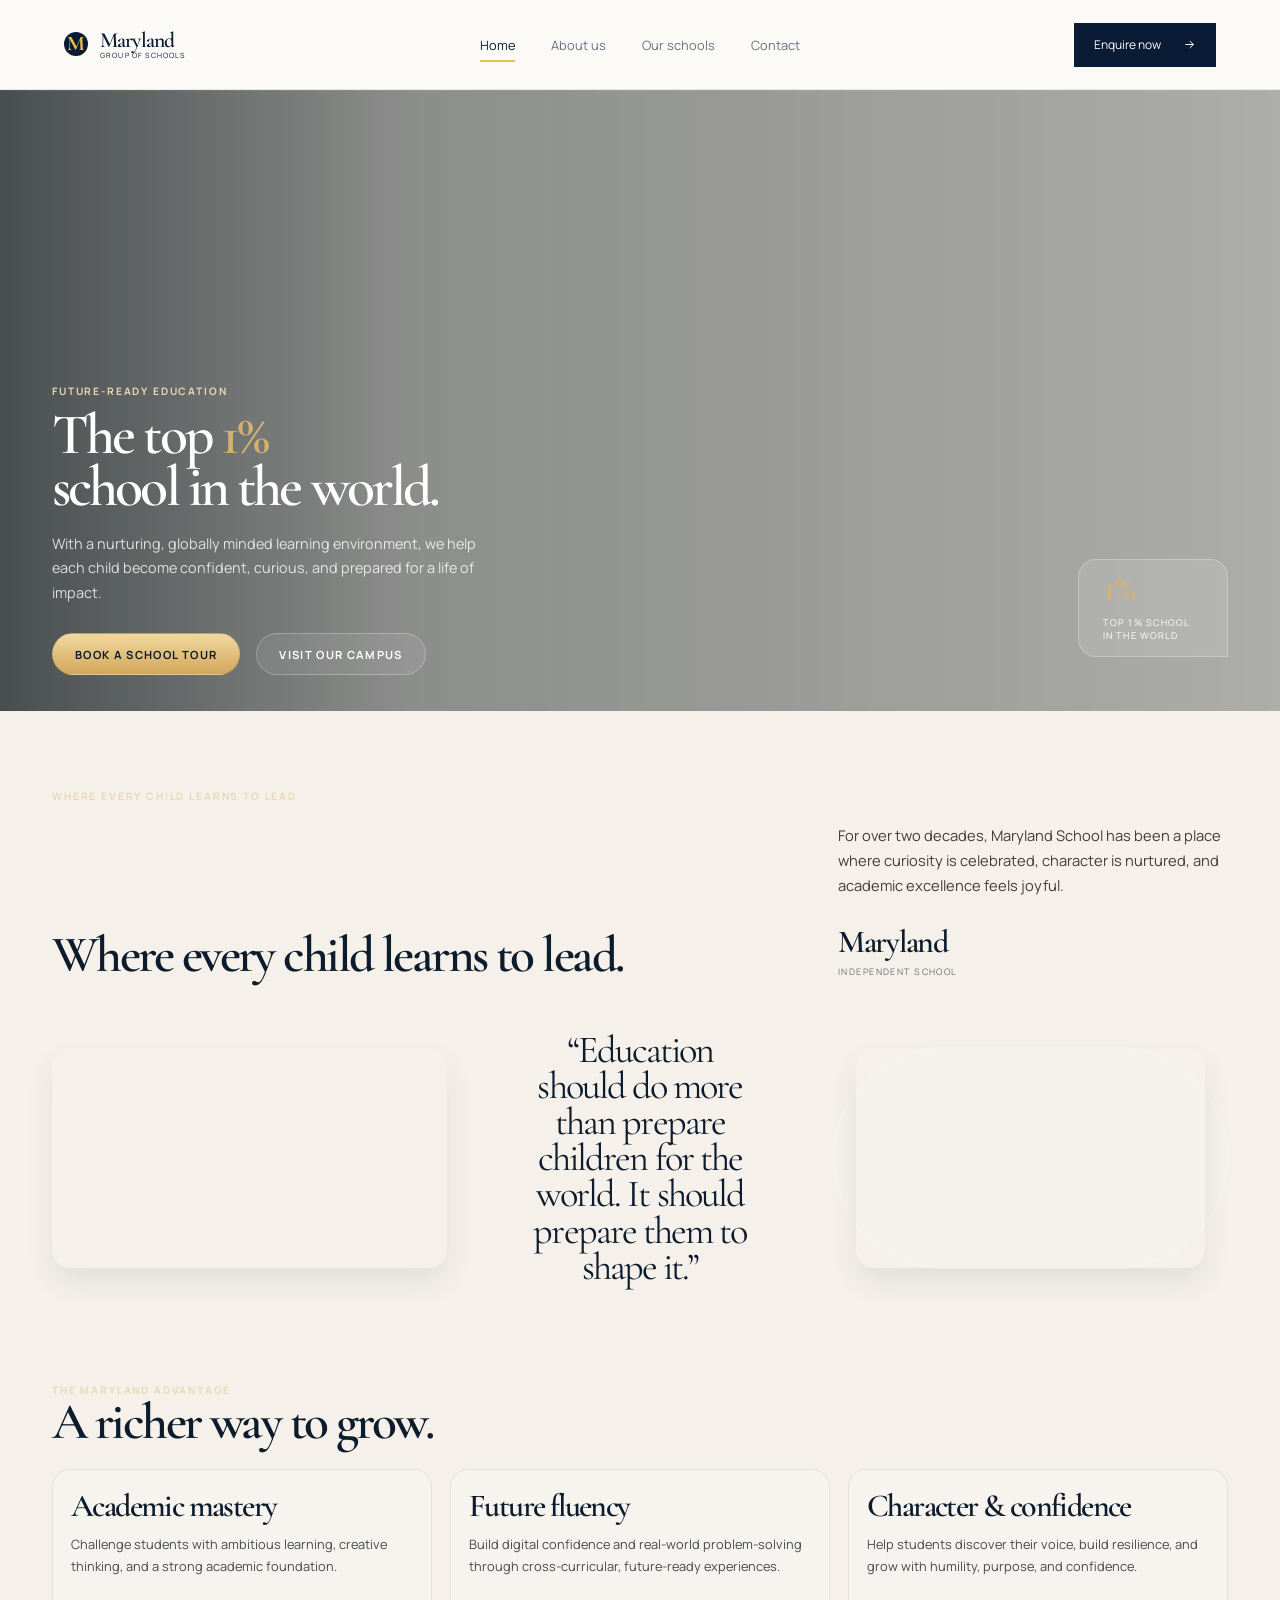
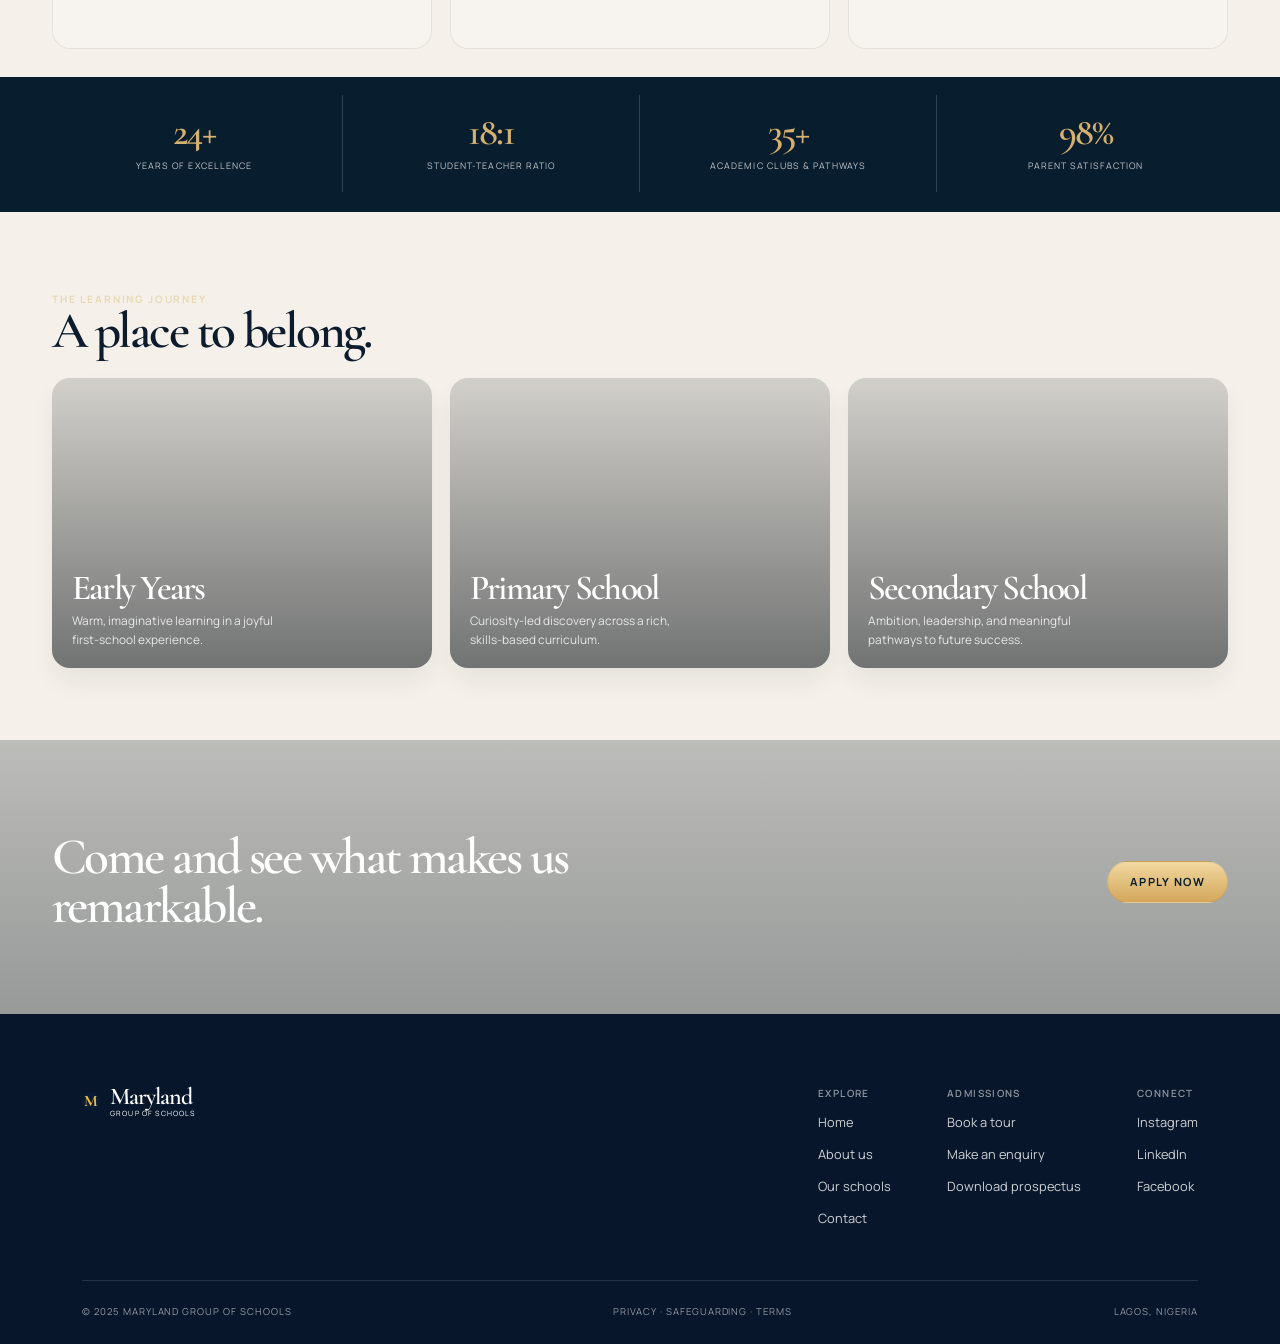
<file: index.html>
<!DOCTYPE html>
<html lang="en">
  <head>
    <meta charset="UTF-8" />
    <meta name="viewport" content="width=device-width, initial-scale=1.0" />
    <title>Maryland School</title>
    <meta
      name="description"
      content="Maryland School — future-ready education for curious learners."
    />
    <link rel="preconnect" href="https://fonts.googleapis.com" />
    <link rel="preconnect" href="https://fonts.gstatic.com" crossorigin />
    <link
      href="https://fonts.googleapis.com/css2?family=Cormorant+Garamond:wght@400;500;600;700&family=Manrope:wght@400;500;600;700;800&display=swap"
      rel="stylesheet"
    />
    <link rel="stylesheet" href="styles.css" />
  </head>
  <body>
    <div class="page-shell">
      <header class="topbar">
        <a class="brand" href="index.html" aria-label="Maryland Group of Schools home">
          <div class="brand-mark">M</div>
          <div class="brand-copy">
            <span>Maryland</span>
            <small>Group of Schools</small>
          </div>
        </a>

        <nav class="main-nav" aria-label="Main navigation">
          <a class="active" href="index.html" aria-current="page">Home</a>
          <a href="about.html">About us</a>
          <a href="schools.html">Our schools</a>
          <a href="contact.html">Contact</a>
        </nav>

        <a class="nav-button" href="contact.html">
          Enquire now <img class="arrow-icon" src="assets/arrow.svg" alt="" />
        </a>
        <details class="mobile-nav">
          <summary aria-label="Open navigation menu">Menu</summary>
          <nav aria-label="Mobile navigation">
            <a href="index.html" aria-current="page">Home</a>
            <a href="about.html">About us</a>
            <a href="schools.html">Our schools</a>
            <a href="contact.html">Contact</a>
          </nav>
        </details>
      </header>

      <main>
        <section class="hero">
          <div class="hero-overlay"></div>
          <div class="hero-inner">
            <div class="hero-copy">
              <p class="kicker">Future-ready education</p>
              <h1>
                The top <span>1%</span><br />
                school in the world.
              </h1>
              <p class="lede">
                With a nurturing, globally minded learning environment, we help
                each child become confident, curious, and prepared for a life of
                impact.
              </p>
              <div class="hero-actions">
                <a href="contact.html#enquiry-form" class="primary">Book a school tour</a>
                <a href="contact.html" class="secondary">Visit our campus</a>
              </div>
            </div>

            <div class="hero-stat" aria-label="1% top school award">
              <span>1%</span>
              <small>Top 1% school in the world</small>
            </div>
          </div>
        </section>

        <section class="intro section-wrap">
          <div class="eyebrow-wrap">
            <span class="eyebrow">Where every child learns to lead</span>
          </div>

          <div class="intro-grid">
            <h2>Where every child learns to lead.</h2>
            <div class="intro-copy">
              <p>
                For over two decades, Maryland School has been a place where
                curiosity is celebrated, character is nurtured, and academic
                excellence feels joyful.
              </p>
              <div class="signature-block">
                <span class="signature">Maryland</span>
                <small>Independent school</small>
              </div>
            </div>
          </div>
        </section>

        <section class="story section-wrap">
          <div class="story-visual">
            <div class="story-photo photo-one"></div>
          </div>

          <div class="story-copy">
            <p>
              “Education should do more than prepare children for the world. It
              should prepare them to shape it.”
            </p>
          </div>

          <div class="story-visual secondary">
            <div class="story-photo photo-two"></div>
          </div>
        </section>

        <section class="growth section-wrap">
          <div class="section-head">
            <span class="eyebrow">The Maryland advantage</span>
            <h2>A richer way to grow.</h2>
          </div>

          <div class="growth-grid">
            <article class="growth-card">
              <h3>Academic mastery</h3>
              <p>
                Challenge students with ambitious learning, creative thinking, and
                a strong academic foundation.
              </p>
            </article>
            <article class="growth-card">
              <h3>Future fluency</h3>
              <p>
                Build digital confidence and real-world problem-solving through
                cross-curricular, future-ready experiences.
              </p>
            </article>
            <article class="growth-card">
              <h3>Character &amp; confidence</h3>
              <p>
                Help students discover their voice, build resilience, and grow
                with humility, purpose, and confidence.
              </p>
            </article>
          </div>
        </section>

        <section class="stats" aria-label="School performance stats">
          <div class="stat-item">
            <strong>24+</strong>
            <span>Years of excellence</span>
          </div>
          <div class="stat-item">
            <strong>18:1</strong>
            <span>Student-teacher ratio</span>
          </div>
          <div class="stat-item">
            <strong>35+</strong>
            <span>Academic clubs &amp; pathways</span>
          </div>
          <div class="stat-item">
            <strong>98%</strong>
            <span>Parent satisfaction</span>
          </div>
        </section>

        <section class="school-journey section-wrap">
          <div class="section-head">
            <span class="eyebrow">The learning journey</span>
            <h2>A place to belong.</h2>
          </div>

          <div class="journey-grid">
            <article class="journey-card early-years">
              <div class="card-copy">
                <h3>Early Years</h3>
                <p>Warm, imaginative learning in a joyful first-school experience.</p>
              </div>
            </article>
            <article class="journey-card primary-school">
              <div class="card-copy">
                <h3>Primary School</h3>
                <p>Curiosity-led discovery across a rich, skills-based curriculum.</p>
              </div>
            </article>
            <article class="journey-card secondary-school">
              <div class="card-copy">
                <h3>Secondary School</h3>
                <p>Ambition, leadership, and meaningful pathways to future success.</p>
              </div>
            </article>
          </div>
        </section>

        <section class="cta-banner">
          <div class="cta-inner">
            <h2>Come and see what makes us remarkable.</h2>
            <a href="contact.html#enquiry-form">Apply now</a>
          </div>
        </section>
      </main>

      <footer class="site-footer">
        <div class="footer-top">
          <a class="footer-brand" href="index.html" aria-label="Maryland Group of Schools home">
            <div class="brand-mark small">M</div>
            <div class="brand-copy">
              <span>Maryland</span>
              <small>Group of Schools</small>
            </div>
          </a>

          <div class="footer-links">
            <div>
              <h2>Explore</h2>
              <ul>
                <li><a href="index.html">Home</a></li>
                <li><a href="about.html">About us</a></li>
                <li><a href="schools.html">Our schools</a></li>
                <li><a href="contact.html">Contact</a></li>
              </ul>
            </div>
            <div>
              <h2>Admissions</h2>
              <ul>
                <li><a href="contact.html">Book a tour</a></li>
                <li><a href="contact.html">Make an enquiry</a></li>
                <li><a href="contact.html">Download prospectus</a></li>
              </ul>
            </div>
            <div>
              <h2>Connect</h2>
              <ul>
                <li><a href="https://instagram.com">Instagram</a></li>
                <li><a href="https://linkedin.com">LinkedIn</a></li>
                <li><a href="https://facebook.com">Facebook</a></li>
              </ul>
            </div>
          </div>
        </div>

        <div class="footer-meta">
          <p>© 2025 Maryland Group of Schools</p>
          <p>Privacy · Safeguarding · Terms</p>
          <p>Lagos, Nigeria</p>
        </div>
      </footer>
    </div>
  </body>
</html>
</file>
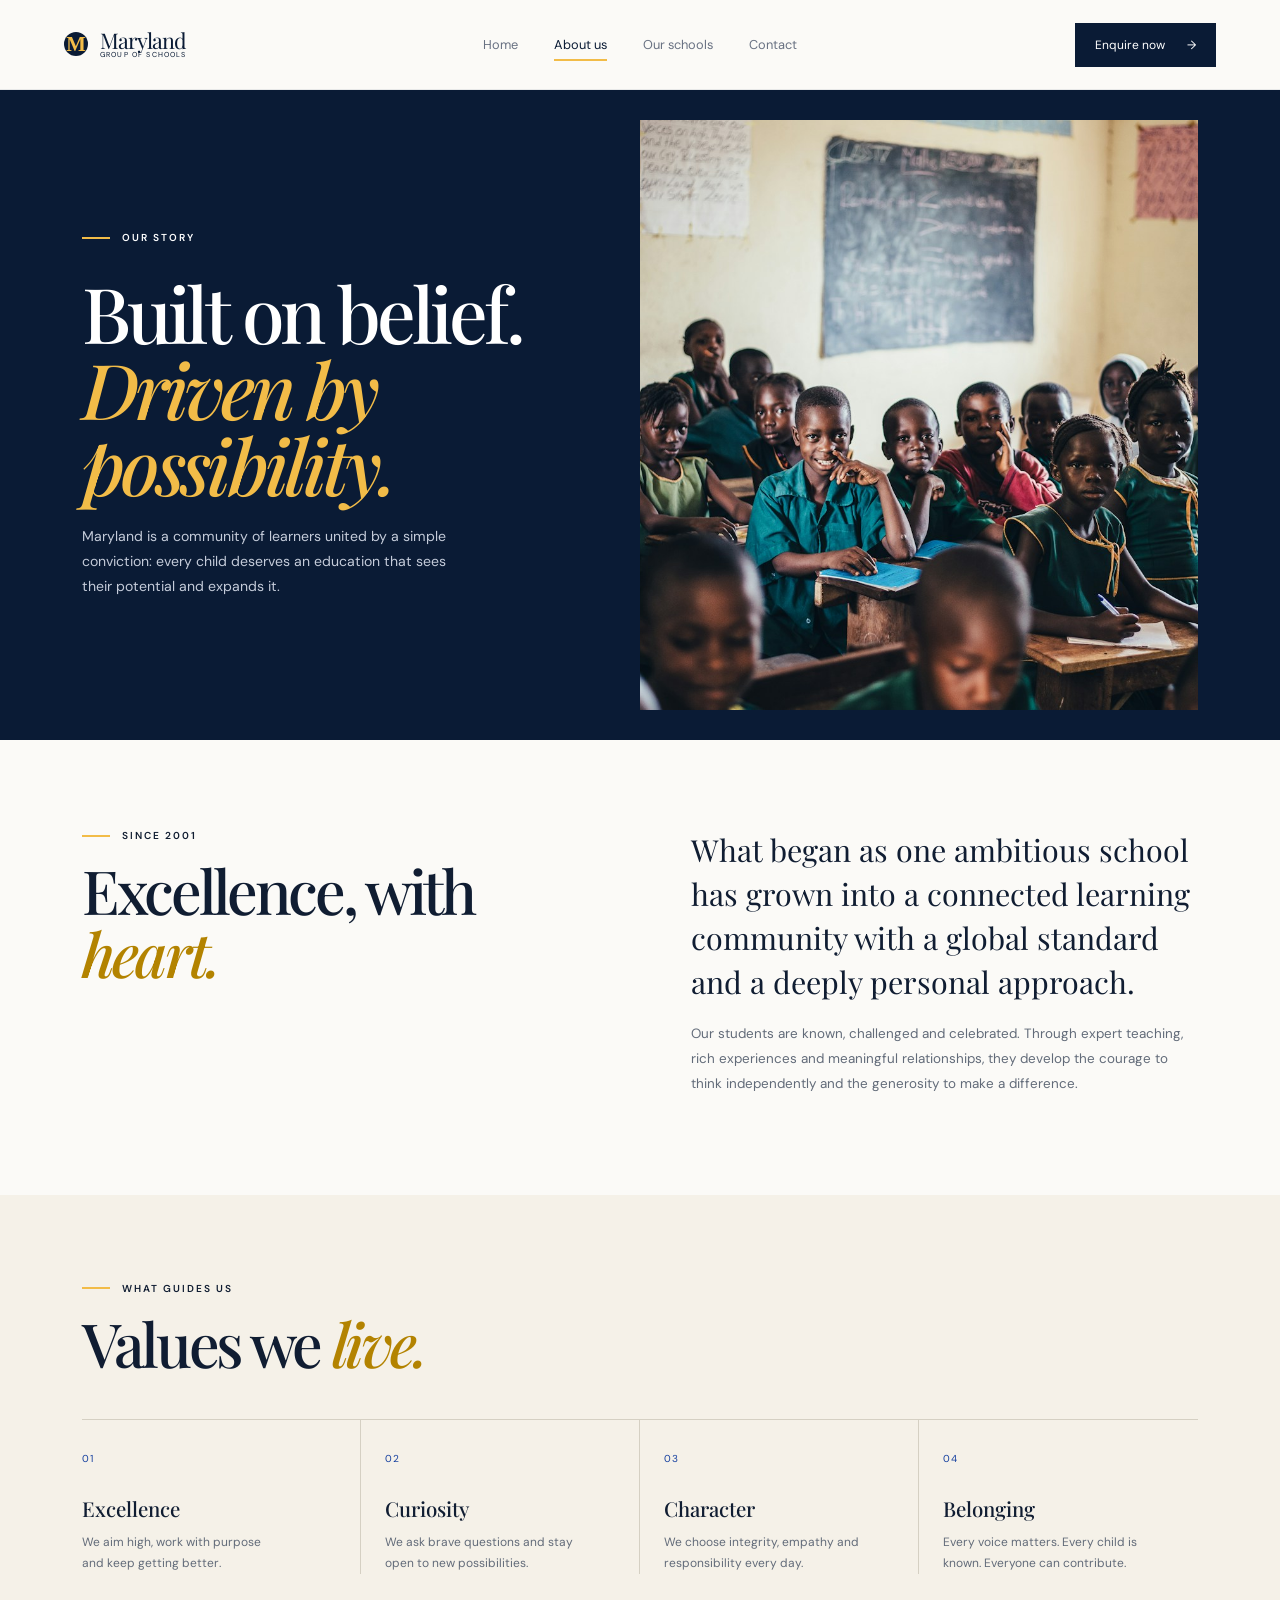
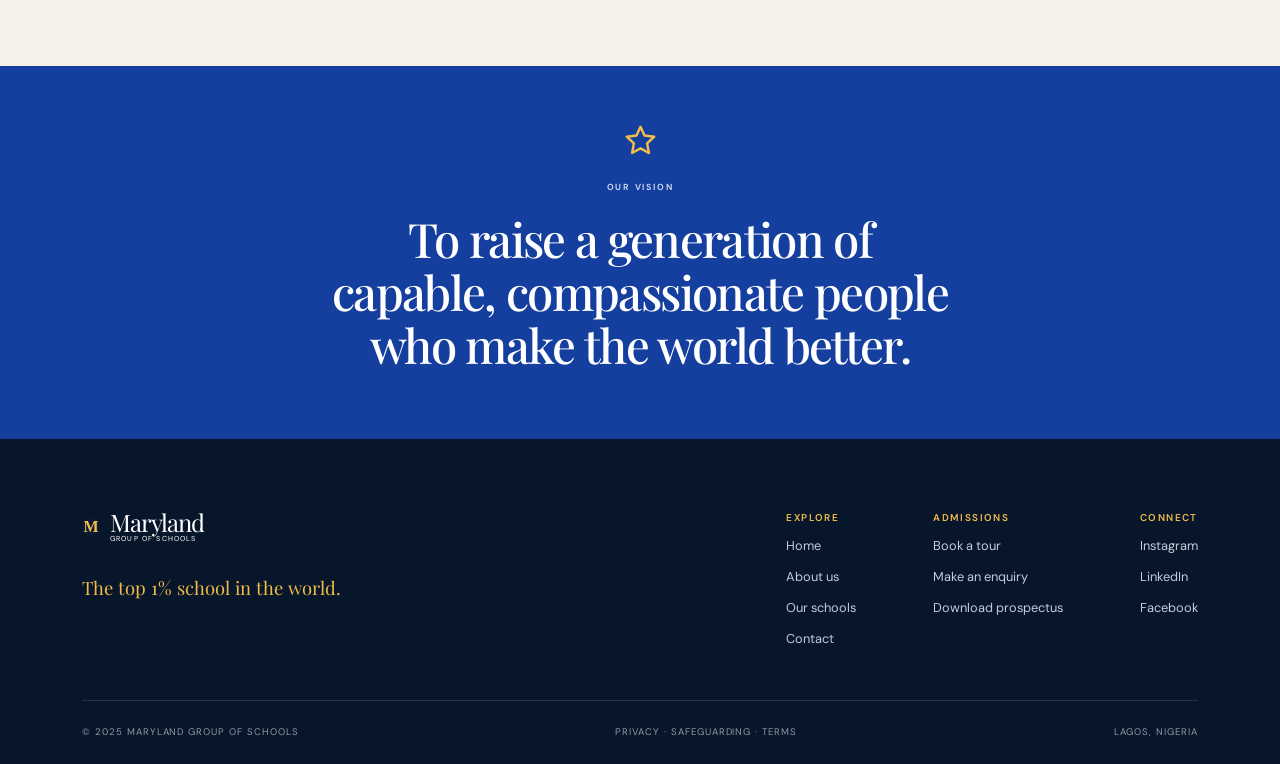
<file: about.html>
<!DOCTYPE html>
<html lang="en">
  <head>
    <meta charset="UTF-8" />
    <meta name="viewport" content="width=device-width, initial-scale=1.0" />
    <meta
      name="description"
      content="Discover the people, purpose, and values behind Maryland Group of Schools."
    />
    <title>About us | Maryland Group of Schools</title>
    <link rel="preconnect" href="https://fonts.googleapis.com" />
    <link rel="preconnect" href="https://fonts.gstatic.com" crossorigin />
    <link
      href="https://fonts.googleapis.com/css2?family=DM+Sans:wght@400;500;600;700&family=Playfair+Display:ital,wght@0,400;0,500;0,600;1,500;1,600&display=swap"
      rel="stylesheet"
    />
    <link rel="stylesheet" href="styles.css" />
    <link rel="stylesheet" href="pages.css" />
  </head>
  <body>
    <div class="page-shell">
      <header class="topbar">
        <a class="brand" href="index.html" aria-label="Maryland Group of Schools home">
          <span class="brand-mark">M</span>
          <span class="brand-copy">
            <span>Maryland</span>
            <small>Group of Schools</small>
          </span>
        </a>
        <nav class="main-nav" aria-label="Main navigation">
          <a href="index.html">Home</a>
          <a class="active" href="about.html" aria-current="page">About us</a>
          <a href="schools.html">Our schools</a>
          <a href="contact.html">Contact</a>
        </nav>
        <a class="nav-button" href="contact.html">Enquire now <span aria-hidden="true">→</span></a>
        <details class="mobile-nav">
          <summary aria-label="Open navigation menu">Menu</summary>
          <nav aria-label="Mobile navigation">
            <a href="index.html">Home</a>
            <a href="about.html" aria-current="page">About us</a>
            <a href="schools.html">Our schools</a>
            <a href="contact.html">Contact</a>
          </nav>
        </details>
      </header>

      <main>
        <section class="inner-hero about-hero">
          <div class="inner-hero-copy">
            <p class="eyebrow"><span></span>Our story</p>
            <h1>Built on belief.<br /><em>Driven by</em><br /><em>possibility.</em></h1>
            <p>
              Maryland is a community of learners united by a simple conviction:
              every child deserves an education that sees their potential and
              expands it.
            </p>
          </div>
          <img
            class="inner-hero-image"
            src="assets/about-story.jpg"
            alt="Students learning together in a bright classroom"
          />
        </section>

        <section class="belief-section">
          <div class="belief-heading">
            <p class="eyebrow"><span></span>Since 2001</p>
            <h2>Excellence, with<br /><em>heart.</em></h2>
          </div>
          <div class="belief-copy">
            <h3>
              What began as one ambitious school has grown into a connected
              learning community with a global standard and a deeply personal
              approach.
            </h3>
            <p>
              Our students are known, challenged and celebrated. Through expert
              teaching, rich experiences and meaningful relationships, they
              develop the courage to think independently and the generosity to
              make a difference.
            </p>
          </div>
        </section>

        <section class="values-section">
          <p class="eyebrow"><span></span>What guides us</p>
          <h2>Values we <em>live.</em></h2>
          <div class="values-grid">
            <article>
              <span>01</span>
              <h3>Excellence</h3>
              <p>We aim high, work with purpose and keep getting better.</p>
            </article>
            <article>
              <span>02</span>
              <h3>Curiosity</h3>
              <p>We ask brave questions and stay open to new possibilities.</p>
            </article>
            <article>
              <span>03</span>
              <h3>Character</h3>
              <p>We choose integrity, empathy and responsibility every day.</p>
            </article>
            <article>
              <span>04</span>
              <h3>Belonging</h3>
              <p>Every voice matters. Every child is known. Everyone can contribute.</p>
            </article>
          </div>
        </section>

        <section class="vision-section">
          <img class="vision-star" src="assets/vision-star.svg" alt="" />
          <p class="eyebrow">Our vision</p>
          <h2>
            To raise a generation of capable, compassionate people who make the
            world better.
          </h2>
        </section>
      </main>

      <footer class="site-footer">
        <div class="footer-top">
          <div class="footer-identity">
            <a class="footer-brand" href="index.html" aria-label="Maryland Group of Schools home">
              <span class="brand-mark small">M</span>
              <span class="brand-copy">
                <span>Maryland</span>
                <small>Group of Schools</small>
              </span>
            </a>
            <p>The top 1% school in the world.</p>
          </div>
          <div class="footer-links">
            <div>
              <h2>Explore</h2>
              <ul>
                <li><a href="index.html">Home</a></li>
                <li><a href="about.html">About us</a></li>
                <li><a href="schools.html">Our schools</a></li>
                <li><a href="contact.html">Contact</a></li>
              </ul>
            </div>
            <div>
              <h2>Admissions</h2>
              <ul>
                <li><a href="contact.html">Book a tour</a></li>
                <li><a href="contact.html">Make an enquiry</a></li>
                <li><a href="contact.html">Download prospectus</a></li>
              </ul>
            </div>
            <div>
              <h2>Connect</h2>
              <ul>
                <li><a href="https://instagram.com">Instagram</a></li>
                <li><a href="https://linkedin.com">LinkedIn</a></li>
                <li><a href="https://facebook.com">Facebook</a></li>
              </ul>
            </div>
          </div>
        </div>
        <div class="footer-meta">
          <p>© 2025 Maryland Group of Schools</p>
          <p>Privacy · Safeguarding · Terms</p>
          <p>Lagos, Nigeria</p>
        </div>
      </footer>
    </div>
  </body>
</html>
</file>
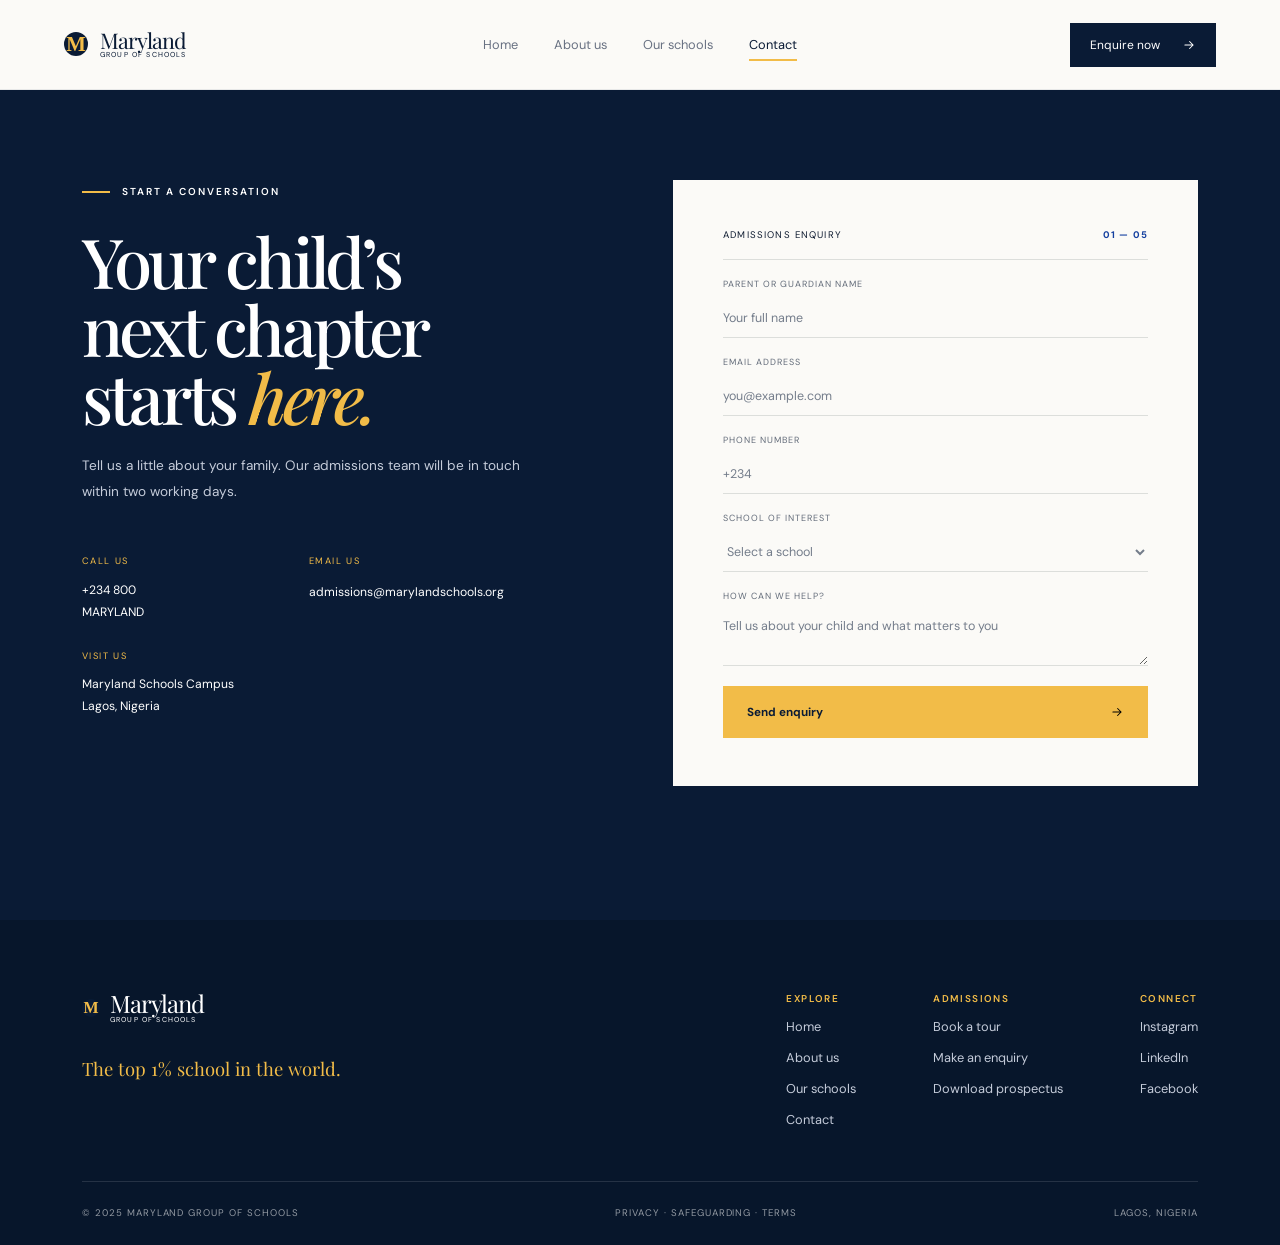
<file: contact.html>
<!DOCTYPE html>
<html lang="en">
  <head>
    <meta charset="UTF-8" />
    <meta name="viewport" content="width=device-width, initial-scale=1.0" />
    <meta
      name="description"
      content="Contact the Maryland Schools admissions team to ask a question or arrange a visit."
    />
    <title>Contact | Maryland Group of Schools</title>
    <link rel="preconnect" href="https://fonts.googleapis.com" />
    <link rel="preconnect" href="https://fonts.gstatic.com" crossorigin />
    <link
      href="https://fonts.googleapis.com/css2?family=DM+Sans:wght@400;500;600;700&family=Playfair+Display:ital,wght@0,400;0,500;0,600;1,500;1,600&display=swap"
      rel="stylesheet"
    />
    <link rel="stylesheet" href="styles.css" />
    <link rel="stylesheet" href="pages.css" />
  </head>
  <body>
    <div class="page-shell">
      <header class="topbar">
        <a class="brand" href="index.html" aria-label="Maryland Group of Schools home">
          <span class="brand-mark">M</span>
          <span class="brand-copy">
            <span>Maryland</span>
            <small>Group of Schools</small>
          </span>
        </a>
        <nav class="main-nav" aria-label="Main navigation">
          <a href="index.html">Home</a>
          <a href="about.html">About us</a>
          <a href="schools.html">Our schools</a>
          <a class="active" href="contact.html" aria-current="page">Contact</a>
        </nav>
        <a class="nav-button" href="#enquiry-form">
          Enquire now <img class="arrow-icon" src="assets/arrow.svg" alt="" />
        </a>
        <details class="mobile-nav">
          <summary aria-label="Open navigation menu">Menu</summary>
          <nav aria-label="Mobile navigation">
            <a href="index.html">Home</a>
            <a href="about.html">About us</a>
            <a href="schools.html">Our schools</a>
            <a href="contact.html" aria-current="page">Contact</a>
          </nav>
        </details>
      </header>

      <main>
        <section class="contact-layout">
          <div class="contact-copy">
            <p class="eyebrow"><span></span>Start a conversation</p>
            <h1>Your child’s next chapter starts <em>here.</em></h1>
            <p class="contact-intro">
              Tell us a little about your family. Our admissions team will be in
              touch within two working days.
            </p>
            <div class="contact-details">
              <div>
                <p class="detail-label">Call us</p>
                <p>+234 800<br />MARYLAND</p>
              </div>
              <div>
                <p class="detail-label">Email us</p>
                <a href="mailto:admissions@marylandschools.org">
                  admissions@marylandschools.org
                </a>
              </div>
              <div>
                <p class="detail-label">Visit us</p>
                <p>Maryland Schools Campus<br />Lagos, Nigeria</p>
              </div>
            </div>
          </div>

          <form
            class="enquiry-form"
            id="enquiry-form"
            action="mailto:admissions@marylandschools.org"
            method="post"
            enctype="text/plain"
          >
            <div class="form-heading">
              <span>Admissions enquiry</span>
              <span>01 — 05</span>
            </div>
            <label>
              <span>Parent or guardian name</span>
              <input name="name" type="text" placeholder="Your full name" autocomplete="name" required />
            </label>
            <label>
              <span>Email address</span>
              <input
                name="email"
                type="email"
                placeholder="you@example.com"
                autocomplete="email"
                required
              />
            </label>
            <label>
              <span>Phone number</span>
              <input name="phone" type="tel" placeholder="+234" autocomplete="tel" required />
            </label>
            <label>
              <span>School of interest</span>
              <select name="school" required>
                <option value="" selected disabled>Select a school</option>
                <option>Early Years</option>
                <option>Primary School</option>
                <option>Secondary School</option>
              </select>
            </label>
            <label>
              <span>How can we help?</span>
              <textarea
                name="message"
                placeholder="Tell us about your child and what matters to you"
                rows="2"
                required
              ></textarea>
            </label>
            <button class="form-submit" type="submit">
              Send enquiry <img class="arrow-icon" src="assets/arrow.svg" alt="" />
            </button>
          </form>
        </section>
      </main>

      <footer class="site-footer">
        <div class="footer-top">
          <div class="footer-identity">
            <a class="footer-brand" href="index.html" aria-label="Maryland Group of Schools home">
              <span class="brand-mark small">M</span>
              <span class="brand-copy">
                <span>Maryland</span>
                <small>Group of Schools</small>
              </span>
            </a>
            <p>The top 1% school in the world.</p>
          </div>
          <div class="footer-links">
            <div>
              <h2>Explore</h2>
              <ul>
                <li><a href="index.html">Home</a></li>
                <li><a href="about.html">About us</a></li>
                <li><a href="schools.html">Our schools</a></li>
                <li><a href="contact.html">Contact</a></li>
              </ul>
            </div>
            <div>
              <h2>Admissions</h2>
              <ul>
                <li><a href="contact.html">Book a tour</a></li>
                <li><a href="contact.html">Make an enquiry</a></li>
                <li><a href="contact.html">Download prospectus</a></li>
              </ul>
            </div>
            <div>
              <h2>Connect</h2>
              <ul>
                <li><a href="https://instagram.com">Instagram</a></li>
                <li><a href="https://linkedin.com">LinkedIn</a></li>
                <li><a href="https://facebook.com">Facebook</a></li>
              </ul>
            </div>
          </div>
        </div>
        <div class="footer-meta">
          <p>© 2025 Maryland Group of Schools</p>
          <p>Privacy · Safeguarding · Terms</p>
          <p>Lagos, Nigeria</p>
        </div>
      </footer>
    </div>
  </body>
</html>
</file>
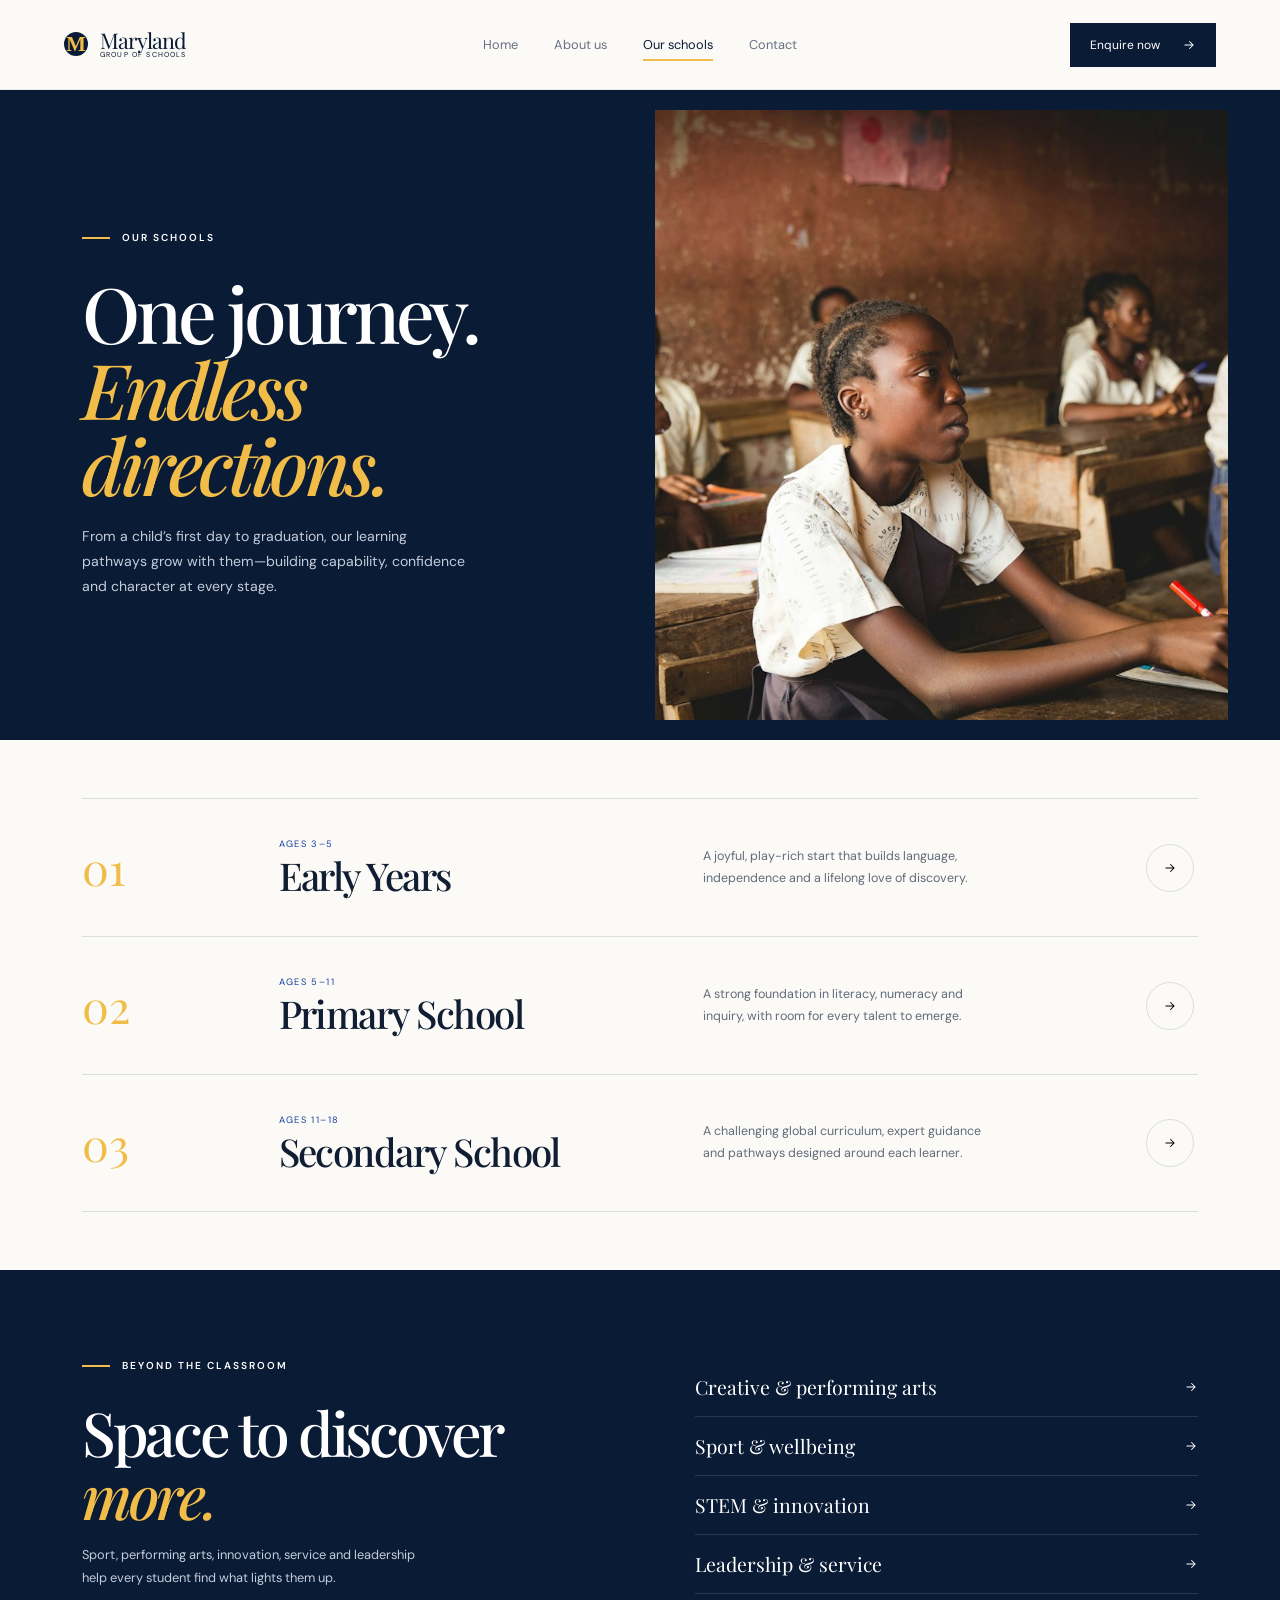
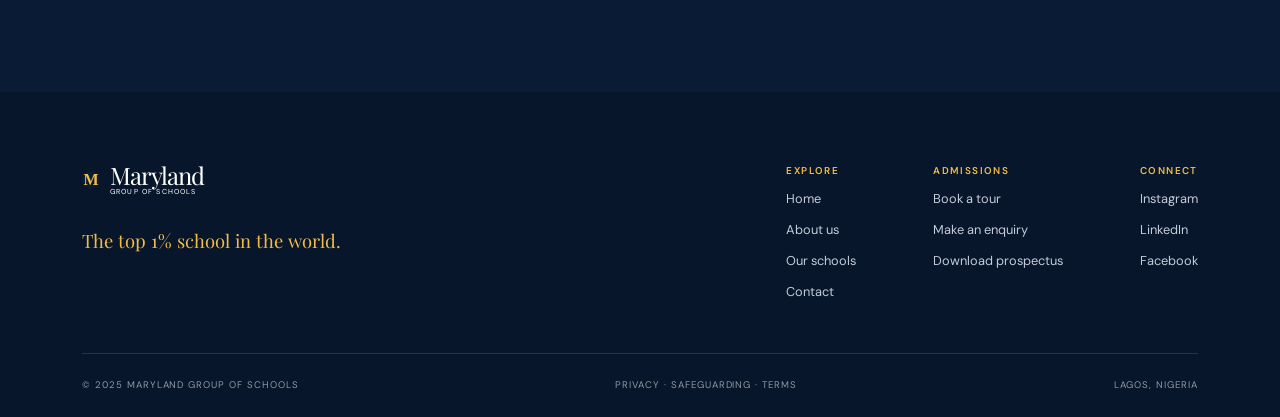
<file: schools.html>
<!DOCTYPE html>
<html lang="en">
  <head>
    <meta charset="UTF-8" />
    <meta name="viewport" content="width=device-width, initial-scale=1.0" />
    <meta
      name="description"
      content="Explore the Early Years, Primary, and Secondary learning pathways at Maryland Schools."
    />
    <title>Our schools | Maryland Group of Schools</title>
    <link rel="preconnect" href="https://fonts.googleapis.com" />
    <link rel="preconnect" href="https://fonts.gstatic.com" crossorigin />
    <link
      href="https://fonts.googleapis.com/css2?family=DM+Sans:wght@400;500;600;700&family=Playfair+Display:ital,wght@0,400;0,500;0,600;1,500;1,600&display=swap"
      rel="stylesheet"
    />
    <link rel="stylesheet" href="styles.css" />
    <link rel="stylesheet" href="pages.css" />
  </head>
  <body>
    <div class="page-shell">
      <header class="topbar">
        <a class="brand" href="index.html" aria-label="Maryland Group of Schools home">
          <span class="brand-mark">M</span>
          <span class="brand-copy">
            <span>Maryland</span>
            <small>Group of Schools</small>
          </span>
        </a>
        <nav class="main-nav" aria-label="Main navigation">
          <a href="index.html">Home</a>
          <a href="about.html">About us</a>
          <a class="active" href="schools.html" aria-current="page">Our schools</a>
          <a href="contact.html">Contact</a>
        </nav>
        <a class="nav-button" href="contact.html">
          Enquire now <img class="arrow-icon" src="assets/arrow.svg" alt="" />
        </a>
        <details class="mobile-nav">
          <summary aria-label="Open navigation menu">Menu</summary>
          <nav aria-label="Mobile navigation">
            <a href="index.html">Home</a>
            <a href="about.html">About us</a>
            <a href="schools.html" aria-current="page">Our schools</a>
            <a href="contact.html">Contact</a>
          </nav>
        </details>
      </header>

      <main>
        <section class="inner-hero schools-hero">
          <div class="inner-hero-copy">
            <p class="eyebrow"><span></span>Our schools</p>
            <h1>One journey.<br /><em>Endless</em><br /><em>directions.</em></h1>
            <p>
              From a child’s first day to graduation, our learning pathways grow
              with them—building capability, confidence and character at every
              stage.
            </p>
          </div>
          <img
            class="inner-hero-image"
            src="assets/school-hero.jpg"
            alt="A student taking part in a classroom lesson"
          />
        </section>

        <section class="pathways-section" aria-label="Our learning pathways">
          <article class="pathway-row">
            <span class="pathway-number">01</span>
            <div class="pathway-name">
              <p>Ages 3–5</p>
              <h2>Early Years</h2>
            </div>
            <p class="pathway-description">
              A joyful, play-rich start that builds language, independence and a
              lifelong love of discovery.
            </p>
            <a class="pathway-link" href="contact.html" aria-label="Enquire about Early Years">
              <img class="arrow-icon" src="assets/arrow.svg" alt="" />
            </a>
          </article>
          <article class="pathway-row">
            <span class="pathway-number">02</span>
            <div class="pathway-name">
              <p>Ages 5–11</p>
              <h2>Primary School</h2>
            </div>
            <p class="pathway-description">
              A strong foundation in literacy, numeracy and inquiry, with room
              for every talent to emerge.
            </p>
            <a class="pathway-link" href="contact.html" aria-label="Enquire about Primary School">
              <img class="arrow-icon" src="assets/arrow.svg" alt="" />
            </a>
          </article>
          <article class="pathway-row">
            <span class="pathway-number">03</span>
            <div class="pathway-name">
              <p>Ages 11–18</p>
              <h2>Secondary School</h2>
            </div>
            <p class="pathway-description">
              A challenging global curriculum, expert guidance and pathways
              designed around each learner.
            </p>
            <a class="pathway-link" href="contact.html" aria-label="Enquire about Secondary School">
              <img class="arrow-icon" src="assets/arrow.svg" alt="" />
            </a>
          </article>
        </section>

        <section class="beyond-section">
          <div>
            <p class="eyebrow"><span></span>Beyond the classroom</p>
            <h2>Space to discover<br /><em>more.</em></h2>
            <p class="beyond-copy">
              Sport, performing arts, innovation, service and leadership help
              every student find what lights them up.
            </p>
          </div>
          <ul class="activity-list">
            <li><span>Creative &amp; performing arts</span><img class="arrow-icon" src="assets/arrow.svg" alt="" /></li>
            <li><span>Sport &amp; wellbeing</span><img class="arrow-icon" src="assets/arrow.svg" alt="" /></li>
            <li><span>STEM &amp; innovation</span><img class="arrow-icon" src="assets/arrow.svg" alt="" /></li>
            <li><span>Leadership &amp; service</span><img class="arrow-icon" src="assets/arrow.svg" alt="" /></li>
          </ul>
        </section>
      </main>

      <footer class="site-footer">
        <div class="footer-top">
          <div class="footer-identity">
            <a class="footer-brand" href="index.html" aria-label="Maryland Group of Schools home">
              <span class="brand-mark small">M</span>
              <span class="brand-copy">
                <span>Maryland</span>
                <small>Group of Schools</small>
              </span>
            </a>
            <p>The top 1% school in the world.</p>
          </div>
          <div class="footer-links">
            <div>
              <h2>Explore</h2>
              <ul>
                <li><a href="index.html">Home</a></li>
                <li><a href="about.html">About us</a></li>
                <li><a href="schools.html">Our schools</a></li>
                <li><a href="contact.html">Contact</a></li>
              </ul>
            </div>
            <div>
              <h2>Admissions</h2>
              <ul>
                <li><a href="contact.html">Book a tour</a></li>
                <li><a href="contact.html">Make an enquiry</a></li>
                <li><a href="contact.html">Download prospectus</a></li>
              </ul>
            </div>
            <div>
              <h2>Connect</h2>
              <ul>
                <li><a href="https://instagram.com">Instagram</a></li>
                <li><a href="https://linkedin.com">LinkedIn</a></li>
                <li><a href="https://facebook.com">Facebook</a></li>
              </ul>
            </div>
          </div>
        </div>
        <div class="footer-meta">
          <p>© 2025 Maryland Group of Schools</p>
          <p>Privacy · Safeguarding · Terms</p>
          <p>Lagos, Nigeria</p>
        </div>
      </footer>
    </div>
  </body>
</html>
</file>
<file: styles.css>
:root {
  --paper: #f5f1ea;
  --paper-strong: #ece5dc;
  --ink: #0d1c2c;
  --ink-soft: #17314f;
  --muted: #6b6d75;
  --line: rgba(12, 25, 33, 0.12);
  --gold: #d5b06f;
  --gold-soft: #e7d9b4;
  --navy: #081d2d;
  --navy-2: #0d2130;
  --blue: #8095b5;
  --seagreen: #bcc4b7;
  --shadow: rgba(7, 20, 29, 0.12);
}

* {
  box-sizing: border-box;
}

html {
  scroll-behavior: smooth;
}

body {
  margin: 0;
  font-family: "Manrope", "Segoe UI", sans-serif;
  background: #d9d2c8;
  color: var(--ink);
}

img {
  max-width: 100%;
  display: block;
}

button,
a {
  font: inherit;
}

.page-shell {
  width: min(1023px, calc(100% - 32px));
  margin: 40px auto;
  background: var(--paper);
  box-shadow: 0 18px 40px rgba(10, 18, 26, 0.08);
  border: 1px solid rgba(12, 25, 33, 0.08);
}

.topbar {
  display: flex;
  align-items: center;
  justify-content: space-between;
  gap: 22px;
  background: rgba(10, 23, 32, 0.94);
  padding: 18px 30px 16px;
  min-height: 86px;
  color: white;
}

.brand {
  display: flex;
  align-items: center;
  gap: 12px;
  min-width: 185px;
}

.brand-mark {
  width: 24px;
  height: 24px;
  border-radius: 7px;
  background: linear-gradient(180deg, #f2d39a, #bf8e4c);
  color: var(--navy);
  display: grid;
  place-items: center;
  font-family: "Cormorant Garamond", Georgia, serif;
  font-weight: 700;
  font-size: 1.3rem;
  line-height: 1;
}

.brand-mark.small {
  width: 18px;
  height: 18px;
  font-size: 1rem;
}

.brand-copy {
  display: flex;
  flex-direction: column;
  line-height: 0.95;
}

.brand-copy span {
  font-family: "Cormorant Garamond", Georgia, serif;
  font-size: 2rem;
  letter-spacing: -0.04em;
  font-weight: 600;
}

.brand-copy small {
  text-transform: uppercase;
  letter-spacing: 0.16em;
  font-size: 0.45rem;
  opacity: 0.8;
  margin-top: 2px;
}

.main-nav {
  display: flex;
  align-items: center;
  justify-content: center;
  gap: 24px;
  flex: 1;
  font-size: 0.68rem;
  text-transform: uppercase;
  letter-spacing: 0.12em;
}

.main-nav a {
  color: rgba(255, 255, 255, 0.82);
  text-decoration: none;
  transition: color 0.2s ease;
}

.main-nav a:hover,
.main-nav a:focus-visible {
  color: var(--gold-soft);
}

.nav-button,
.primary,
.secondary,
.cta-inner a {
  display: inline-flex;
  align-items: center;
  justify-content: center;
  border-radius: 999px;
  text-decoration: none;
  transition: transform 0.2s ease, opacity 0.2s ease;
}

.nav-button {
  background: transparent;
  border: 1px solid rgba(255, 255, 255, 0.3);
  color: white;
  font-size: 0.7rem;
  letter-spacing: 0.12em;
  text-transform: uppercase;
  min-width: 126px;
  min-height: 38px;
  cursor: pointer;
}

.nav-button:hover,
.primary:hover,
.secondary:hover,
.cta-inner a:hover {
  transform: translateY(-1px);
}

.hero {
  position: relative;
  min-height: 620px;
  background:
    linear-gradient(90deg, rgba(6, 15, 19, 0.72) 0%, rgba(6, 15, 19, 0.44) 32%, rgba(6, 15, 19, 0.3) 100%),
    url("https://images.unsplash.com/photo-1503676260728-1c00da094a0b?auto=format&fit=crop&w=1400&q=80") center/cover no-repeat;
  border-top: 1px solid rgba(255, 255, 255, 0.06);
}

.hero-inner {
  position: relative;
  z-index: 1;
  max-width: 100%;
  min-height: 620px;
  display: flex;
  align-items: flex-end;
  justify-content: space-between;
  padding: 72px 52px 36px;
}

.hero-copy {
  max-width: 540px;
  color: white;
}

.kicker,
.eyebrow {
  margin: 0 0 12px;
  font-size: 0.64rem;
  letter-spacing: 0.18em;
  text-transform: uppercase;
  color: var(--gold-soft);
  font-weight: 700;
}

.hero-copy h1 {
  margin: 0;
  font-family: "Cormorant Garamond", Georgia, serif;
  font-weight: 600;
  letter-spacing: -0.05em;
  line-height: 0.9;
  font-size: clamp(3.6rem, 4vw, 5.2rem);
}

.hero-copy h1 span {
  color: var(--gold);
}

.lede {
  max-width: 440px;
  margin-top: 18px;
  font-size: 0.9rem;
  line-height: 1.7;
  color: rgba(255, 255, 255, 0.8);
}

.hero-actions {
  margin-top: 28px;
  display: flex;
  align-items: center;
  gap: 16px;
  flex-wrap: wrap;
}

.primary,
.secondary,
.cta-inner a {
  min-height: 42px;
  padding: 0 22px;
  font-size: 0.7rem;
  letter-spacing: 0.12em;
  text-transform: uppercase;
  font-weight: 700;
}

.primary,
.cta-inner a {
  background: linear-gradient(180deg, #f2d8a0, #d2a75a);
  color: var(--navy);
  border: 1px solid rgba(13, 28, 44, 0.08);
}

.secondary {
  background: rgba(255, 255, 255, 0.08);
  border: 1px solid rgba(255, 255, 255, 0.25);
  color: white;
}

.hero-stat {
  display: flex;
  flex-direction: column;
  align-items: flex-start;
  justify-content: flex-end;
  align-self: flex-end;
  padding: 18px 24px 14px;
  border-radius: 18px 18px 0 18px;
  background: rgba(255, 255, 255, 0.12);
  border: 1px solid rgba(255, 255, 255, 0.24);
  backdrop-filter: blur(3px);
  margin-bottom: 18px;
  width: 150px;
  height: 98px;
  color: white;
}

.hero-stat span {
  font-family: "Cormorant Garamond", Georgia, serif;
  font-size: 2.4rem;
  font-weight: 600;
  letter-spacing: -0.05em;
  line-height: 1;
  color: var(--gold);
}

.hero-stat small {
  margin-top: 8px;
  font-size: 0.58rem;
  line-height: 1.4;
  letter-spacing: 0.12em;
  text-transform: uppercase;
}

.section-wrap {
  padding: 72px 52px 0;
}

.intro {
  background: var(--paper);
}

.eyebrow-wrap {
  margin-bottom: 18px;
}

.intro-grid {
  display: grid;
  grid-template-columns: 1.2fr 1fr;
  align-items: end;
  gap: 26px;
  padding-bottom: 10px;
}

.intro-grid h2,
.section-head h2 {
  margin: 0;
  font-family: "Cormorant Garamond", Georgia, serif;
  font-size: clamp(2.8rem, 4vw, 4.1rem);
  line-height: 0.9;
  letter-spacing: -0.05em;
  color: var(--ink);
  font-weight: 600;
}

.intro-copy {
  display: flex;
  flex-direction: column;
  align-items: flex-start;
  gap: 18px;
  justify-self: end;
  max-width: 390px;
}

.intro-copy p {
  margin: 0;
  color: #403d39;
  font-size: 0.92rem;
  line-height: 1.7;
}

.signature-block {
  display: flex;
  flex-direction: column;
  align-items: flex-start;
  gap: 4px;
  margin-top: 6px;
}

.signature-block .signature {
  font-family: "Cormorant Garamond", Georgia, serif;
  font-size: 2rem;
  font-weight: 600;
  letter-spacing: -0.04em;
  color: var(--ink);
}

.signature-block small {
  font-size: 0.56rem;
  letter-spacing: 0.16em;
  text-transform: uppercase;
  color: var(--muted);
}

.story {
  display: grid;
  grid-template-columns: 1.2fr 1fr 1.2fr;
  gap: 28px;
  align-items: center;
  padding-top: 44px;
}

.story-visual {
  min-height: 220px;
}

.story-photo {
  width: 100%;
  height: 100%;
  min-height: 220px;
  border-radius: 18px;
  box-shadow: 0 14px 28px rgba(16, 25, 32, 0.08);
  background-size: cover;
  background-position: center;
}

.photo-one {
  background-image: url("https://images.unsplash.com/photo-1503676260728-1c00da094a0b?auto=format&fit=crop&w=900&q=80");
}

.photo-two {
  background-image: url("https://images.unsplash.com/photo-1545239351-1141bd82e8a6?auto=format&fit=crop&w=900&q=80");
}

.story-copy {
  display: flex;
  justify-content: center;
}

.story-copy p {
  margin: 0;
  max-width: 240px;
  font-family: "Cormorant Garamond", Georgia, serif;
  font-size: clamp(2rem, 3vw, 3rem);
  line-height: 0.94;
  letter-spacing: -0.05em;
  color: var(--ink);
  text-align: center;
}

.growth {
  background: var(--paper);
  padding-top: 92px;
}

.section-head {
  margin-bottom: 24px;
}

.growth-grid {
  display: grid;
  grid-template-columns: repeat(3, minmax(0, 1fr));
  gap: 18px;
  padding-bottom: 28px;
}

.growth-card {
  position: relative;
  background: rgba(255, 255, 255, 0.2);
  border: 1px solid rgba(12, 25, 33, 0.08);
  border-radius: 18px;
  padding: 20px 18px 14px;
  min-height: 180px;
}

.growth-card h3 {
  margin: 0 0 12px;
  font-family: "Cormorant Garamond", Georgia, serif;
  font-size: clamp(2rem, 2vw, 2.4rem);
  line-height: 1;
  letter-spacing: -0.05em;
  color: var(--ink);
  font-weight: 600;
}

.growth-card p {
  margin: 0;
  color: rgba(17, 28, 35, 0.78);
  font-size: 0.8rem;
  line-height: 1.7;
}

.stats {
  display: grid;
  grid-template-columns: repeat(4, minmax(0, 1fr));
  background: var(--navy);
  color: white;
  padding: 18px 46px 20px;
}

.stat-item {
  display: flex;
  flex-direction: column;
  align-items: center;
  justify-content: center;
  gap: 8px;
  text-align: center;
  padding: 18px 8px;
  border-right: 1px solid rgba(255, 255, 255, 0.16);
}

.stat-item:last-child {
  border-right: none;
}

.stat-item strong {
  font-family: "Cormorant Garamond", Georgia, serif;
  font-size: clamp(2.3rem, 3vw, 3.2rem);
  font-weight: 600;
  letter-spacing: -0.05em;
  color: var(--gold);
  line-height: 1;
}

.stat-item span {
  font-size: 0.56rem;
  line-height: 1.6;
  text-transform: uppercase;
  letter-spacing: 0.12em;
  color: rgba(255, 255, 255, 0.75);
}

.school-journey {
  padding-top: 74px;
  background: var(--paper);
}

.journey-grid {
  display: grid;
  grid-template-columns: repeat(3, minmax(0, 1fr));
  gap: 18px;
  margin-top: 24px;
}

.journey-card {
  position: relative;
  height: 290px;
  border-radius: 18px;
  overflow: hidden;
  display: flex;
  align-items: flex-end;
  background-size: cover;
  background-position: center;
  box-shadow: 0 14px 24px rgba(16, 25, 32, 0.06);
}

.journey-card::before {
  content: "";
  position: absolute;
  inset: 0;
  background: linear-gradient(180deg, rgba(10, 17, 22, 0.15), rgba(10, 17, 22, 0.56));
}

.card-copy {
  position: relative;
  z-index: 1;
  padding: 20px 20px 18px;
  color: white;
}

.card-copy h3 {
  margin: 0 0 8px;
  font-family: "Cormorant Garamond", Georgia, serif;
  font-size: clamp(2.2rem, 2vw, 2.7rem);
  font-weight: 600;
  letter-spacing: -0.05em;
  line-height: 0.9;
}

.card-copy p {
  margin: 0;
  max-width: 220px;
  font-size: 0.74rem;
  line-height: 1.6;
  color: rgba(255, 255, 255, 0.82);
}

.early-years {
  background-image: url("https://images.unsplash.com/photo-1513258496099-48168024aec0?auto=format&fit=crop&w=1000&q=80");
}

.primary-school {
  background-image: url("https://images.unsplash.com/photo-1509062522246-3755977927d7?auto=format&fit=crop&w=1000&q=80");
}

.secondary-school {
  background-image: url("https://images.unsplash.com/photo-1522202176988-66273c2fd55f?auto=format&fit=crop&w=1000&q=80");
}

.primary-school,
.secondary-school {
  background-size: cover;
  background-position: center;
}

.cta-banner {
  background: linear-gradient(180deg, rgba(9, 22, 31, 0.24), rgba(9, 22, 31, 0.4)),
    url("https://images.unsplash.com/photo-1503676260728-1c00da094a0b?auto=format&fit=crop&w=1600&q=80") center/cover no-repeat;
  margin-top: 72px;
  padding: 82px 52px 72px;
  color: white;
}

.cta-inner {
  display: flex;
  align-items: center;
  justify-content: space-between;
  gap: 24px;
  min-height: 120px;
}

.cta-inner h2 {
  margin: 0;
  font-family: "Cormorant Garamond", Georgia, serif;
  font-size: clamp(2.8rem, 4vw, 4rem);
  line-height: 0.95;
  letter-spacing: -0.05em;
  font-weight: 600;
  max-width: 620px;
}

.cta-inner a {
  min-width: 120px;
}

.site-footer {
  background: #081b2a;
  color: rgba(255, 255, 255, 0.82);
  padding: 38px 52px 26px;
}

.footer-top {
  display: flex;
  align-items: flex-start;
  justify-content: space-between;
  gap: 24px;
  border-bottom: 1px solid rgba(255, 255, 255, 0.08);
  padding-bottom: 24px;
}

.footer-brand {
  display: flex;
  align-items: center;
  gap: 10px;
}

.footer-links {
  display: flex;
  gap: 56px;
}

.footer-links h2 {
  margin: 0 0 10px;
  font-size: 0.62rem;
  font-weight: 600;
  text-transform: uppercase;
  letter-spacing: 0.14em;
  color: rgba(255, 255, 255, 0.55);
}

.footer-links ul {
  list-style: none;
  margin: 0;
  padding: 0;
  display: flex;
  flex-direction: column;
  gap: 10px;
}

.footer-links a {
  color: rgba(255, 255, 255, 0.8);
  text-decoration: none;
  font-size: 0.8rem;
}

.footer-meta {
  display: flex;
  align-items: center;
  justify-content: center;
  gap: 32px;
  padding-top: 24px;
  font-size: 0.72rem;
  letter-spacing: 0.12em;
  text-transform: uppercase;
  color: rgba(255, 255, 255, 0.56);
}

.footer-meta p {
  margin: 0;
}

@media (max-width: 840px) {
  .topbar {
    flex-wrap: wrap;
    justify-content: center;
    padding: 18px 22px;
  }

  .main-nav {
    order: 3;
    width: 100%;
    flex-wrap: wrap;
    gap: 12px 18px;
  }

  .hero-inner {
    flex-direction: column;
    justify-content: flex-end;
    align-items: flex-start;
    padding: 54px 30px 28px;
  }

  .section-wrap,
  .cta-banner,
  .site-footer {
    padding-left: 24px;
    padding-right: 24px;
  }

  .intro-grid,
  .story,
  .growth-grid,
  .journey-grid,
  .stats,
  .footer-top,
  .cta-inner {
    grid-template-columns: 1fr;
    display: grid;
  }

  .story {
    gap: 24px;
  }

  .story-copy {
    order: 2;
  }

  .story-copy p {
    max-width: 100%;
  }

  .stats {
    padding: 12px 18px;
  }

  .stat-item {
    border-right: none;
    border-bottom: 1px solid rgba(255, 255, 255, 0.16);
  }

  .stat-item:last-child {
    border-bottom: none;
  }

  .footer-top {
    gap: 18px;
  }

  .footer-links {
    width: 100%;
    justify-content: space-between;
    gap: 18px;
  }

  .footer-meta {
    gap: 12px;
    flex-wrap: wrap;
    justify-content: flex-start;
  }
}

@media (max-width: 540px) {
  .page-shell {
    width: min(100%, calc(100% - 10px));
    margin: 10px auto;
  }

  .brand-copy span {
    font-size: 1.5rem;
  }

  .main-nav {
    font-size: 0.58rem;
    letter-spacing: 0.1em;
  }

  .nav-button {
    min-width: 100%;
  }

  .hero-copy h1 {
    font-size: 3.1rem;
  }

  .lede {
    font-size: 0.8rem;
  }

  .hero-actions {
    flex-direction: column;
    align-items: stretch;
  }

  .primary,
  .secondary,
  .nav-button,
  .cta-inner a {
    width: 100%;
  }

  .intro-grid h2,
  .section-head h2,
  .cta-inner h2 {
    font-size: 2.8rem;
  }

  .story-photo,
  .journey-card {
    min-height: 180px;
  }

  .footer-links {
    flex-direction: column;
  }
}

body {
  background: var(--paper);
}

.page-shell {
  width: 100%;
  max-width: none;
  margin: 0;
  border: 0;
  box-shadow: none;
}

.topbar {
  min-height: 90px;
  display: grid;
  grid-template-columns: minmax(180px, 1fr) auto minmax(150px, 1fr);
  gap: 24px;
  padding: 0 clamp(24px, 5vw, 72px);
  background: #fbfaf7;
  border-bottom: 1px solid rgba(10, 27, 53, 0.08);
  color: var(--ink);
}

.brand {
  color: #0a1b35;
  text-decoration: none;
  min-width: 0;
  gap: 12px;
}

.brand-mark {
  flex: 0 0 auto;
  border-radius: 50%;
  background: #0a1b35;
  color: #f2bc48;
}

.brand-copy span {
  font-size: 1.35rem;
}

.brand-copy small {
  opacity: 1;
}

.main-nav {
  order: 0;
  width: auto;
  gap: clamp(18px, 3vw, 36px);
  font-size: 0.8rem;
  letter-spacing: 0;
  text-transform: none;
}

.main-nav a {
  position: relative;
  padding: 10px 0;
  color: #687182;
}

.main-nav a.active,
.main-nav a:hover,
.main-nav a:focus-visible {
  color: #0a1b35;
}

.main-nav a.active::after {
  position: absolute;
  right: 0;
  bottom: 2px;
  left: 0;
  height: 2px;
  background: #f2bc48;
  content: "";
}

.nav-button {
  justify-self: end;
  gap: 22px;
  min-width: 0;
  min-height: 44px;
  border: 0;
  border-radius: 0;
  padding: 0 20px;
  background: #0a1b35;
  color: #fff;
  text-decoration: none;
  font-size: 0.75rem;
  letter-spacing: 0;
  text-transform: none;
}

.mobile-nav {
  display: none;
}

.site-footer {
  background: #07162b;
  padding: 72px clamp(24px, 8vw, 82px) 26px;
}

.footer-top {
  border-bottom-color: rgba(255, 255, 255, 0.12);
  padding-bottom: 52px;
}

.footer-brand {
  color: white;
  text-decoration: none;
}

.footer-brand .brand-copy span {
  font-size: 1.5rem;
}

.footer-meta {
  justify-content: space-between;
  padding-top: 24px;
  font-size: 0.6rem;
  letter-spacing: 0.1em;
}

@media (max-width: 840px) {
  .topbar {
    grid-template-columns: 1fr auto;
    flex-wrap: nowrap;
    justify-content: space-between;
    padding: 0 24px;
  }

  .main-nav {
    display: none;
  }

  .nav-button {
    display: none;
  }

  .mobile-nav {
    position: relative;
    display: block;
    justify-self: end;
    order: 0;
  }

  .mobile-nav summary {
    display: flex;
    align-items: center;
    gap: 12px;
    min-height: 42px;
    color: #0a1b35;
    cursor: pointer;
    font-size: 0.75rem;
    list-style: none;
  }

  .mobile-nav summary::-webkit-details-marker {
    display: none;
  }

  .mobile-nav summary::after {
    width: 18px;
    height: 12px;
    background: linear-gradient(
      to bottom,
      #0a1b35 0 1px,
      transparent 1px 5px,
      #0a1b35 5px 6px,
      transparent 6px 11px,
      #0a1b35 11px 12px
    );
    content: "";
  }

  .mobile-nav[open] nav {
    position: absolute;
    z-index: 5;
    top: calc(100% + 8px);
    right: 0;
    display: grid;
    min-width: 210px;
    padding: 10px;
    background: #fbfaf7;
    border: 1px solid rgba(10, 27, 53, 0.12);
    box-shadow: 0 14px 32px rgba(10, 27, 53, 0.16);
  }

  .mobile-nav nav a {
    padding: 13px 12px;
    color: #0a1b35;
    text-decoration: none;
  }

  .mobile-nav nav a:hover,
  .mobile-nav nav a:focus-visible,
  .mobile-nav nav a[aria-current="page"] {
    background: #f5f1e8;
  }

  .footer-top {
    display: grid;
    grid-template-columns: 1fr;
  }
}

@media (max-width: 540px) {
  .page-shell {
    width: 100%;
    margin: 0;
  }

  .topbar {
    min-height: 76px;
    padding: 0 20px;
  }

  .brand-copy span {
    font-size: 1.25rem;
  }

  .footer-meta {
    display: grid;
    gap: 10px;
    justify-content: start;
    text-align: left;
  }
}

:where(a, button, summary, input, select, textarea):focus-visible {
  outline: 2px solid #143f9f;
  outline-offset: 3px;
}

::selection {
  background: #f2bc48;
  color: #0a1b35;
}
</file>
<file: pages.css>
:root {
  --site-navy: #0a1b35;
  --site-ink: #101d32;
  --site-gold: #f2bc48;
  --site-blue: #143f9f;
  --site-paper: #fbfaf7;
  --site-sand: #f5f1e8;
  --site-muted: #626b79;
  --site-gold-text: #b38300;
  --site-line: #dcdedb;
}

body {
  background: var(--site-paper);
  color: var(--site-ink);
  font-family: "DM Sans", sans-serif;
}

.page-shell {
  overflow: hidden;
  background: var(--site-paper);
}

.arrow-icon {
  display: block;
  width: 14px;
  height: 14px;
  flex: 0 0 14px;
}

.topbar,
.site-footer {
  font-family: "DM Sans", sans-serif;
}

.brand-copy span,
.footer-brand .brand-copy span {
  font-family: "Playfair Display", Georgia, serif;
  font-weight: 400;
}

.inner-hero {
  display: grid;
  grid-template-columns: minmax(0, 1fr) minmax(0, 1fr);
  align-items: stretch;
  min-height: 650px;
  padding: 0 clamp(32px, 8vw, 82px);
  background: var(--site-navy);
  color: #fff;
}

.inner-hero-copy {
  display: flex;
  flex-direction: column;
  align-items: flex-start;
  justify-content: center;
  padding: 72px clamp(28px, 5vw, 62px) 72px 0;
}

.eyebrow {
  display: flex;
  align-items: center;
  gap: 12px;
  margin: 0 0 28px;
  color: var(--site-ink);
  font-size: 0.63rem;
  font-weight: 600;
  letter-spacing: 0.2em;
  line-height: 1.5;
  text-transform: uppercase;
}

.inner-hero .eyebrow,
.beyond-section .eyebrow,
.contact-copy .eyebrow {
  color: #fff;
}

.eyebrow > span {
  display: inline-block;
  width: 28px;
  height: 2px;
  flex: 0 0 28px;
  background: var(--site-gold);
}

.inner-hero h1,
.contact-copy h1 {
  max-width: 500px;
  margin: 0;
  font-family: "Playfair Display", Georgia, serif;
  font-size: clamp(3.6rem, 6vw, 5rem);
  font-weight: 500;
  letter-spacing: -0.055em;
  line-height: 0.99;
  text-wrap: balance;
}

.inner-hero h1 em,
.beyond-section h2 em,
.contact-copy h1 em {
  color: var(--site-gold);
  font-weight: 500;
}

.belief-heading h2 em,
.values-section h2 em,
.pathway-number {
  color: var(--site-gold-text);
}

.inner-hero-copy > p:last-child {
  max-width: 390px;
  margin: 22px 0 0;
  color: #c5ccda;
  font-size: 0.88rem;
  line-height: 1.8;
}

.inner-hero-image {
  display: block;
  width: 100%;
  height: min(590px, calc(100% - 40px));
  align-self: center;
  object-fit: cover;
  object-position: center;
}

.about-hero .inner-hero-image {
  object-position: center 42%;
}

.belief-section {
  display: grid;
  grid-template-columns: 1fr 1fr;
  gap: clamp(36px, 8vw, 104px);
  padding: 88px clamp(32px, 8vw, 82px) 98px;
  background: var(--site-paper);
}

.belief-heading h2,
.values-section h2,
.beyond-section h2 {
  margin: 0;
  font-family: "Playfair Display", Georgia, serif;
  font-size: clamp(2.7rem, 5vw, 3.8rem);
  font-weight: 500;
  letter-spacing: -0.055em;
  line-height: 1.03;
}

.belief-heading .eyebrow,
.values-section > .eyebrow {
  margin-bottom: 16px;
}

.belief-copy h3 {
  max-width: 520px;
  margin: 0;
  font-family: "Playfair Display", Georgia, serif;
  font-size: clamp(1.5rem, 2.5vw, 1.9rem);
  font-weight: 400;
  line-height: 1.45;
}

.belief-copy p {
  max-width: 520px;
  margin: 18px 0 0;
  color: var(--site-muted);
  font-size: 0.84rem;
  line-height: 1.85;
}

.values-section {
  padding: 86px clamp(32px, 8vw, 82px) 92px;
  background: var(--site-sand);
}

.values-grid {
  display: grid;
  grid-template-columns: repeat(4, minmax(0, 1fr));
  margin-top: 44px;
  border-top: 1px solid #d5d0c3;
}

.values-grid article {
  min-width: 0;
  padding: 26px 24px 0;
  border-right: 1px solid #d5d0c3;
}

.values-grid article:first-child {
  padding-left: 0;
}

.values-grid article:last-child {
  padding-right: 0;
  border-right: 0;
}

.values-grid article > span {
  color: var(--site-blue);
  font-size: 0.63rem;
  letter-spacing: 0.14em;
}

.values-grid h3 {
  margin: 28px 0 10px;
  font-family: "Playfair Display", Georgia, serif;
  font-size: 1.28rem;
  font-weight: 500;
}

.values-grid p {
  max-width: 200px;
  margin: 0;
  color: var(--site-muted);
  font-size: 0.75rem;
  line-height: 1.75;
}

.vision-section {
  display: flex;
  flex-direction: column;
  align-items: center;
  padding: 58px 24px 68px;
  background: var(--site-blue);
  color: #fff;
  text-align: center;
}

.vision-star {
  margin-bottom: 24px;
  color: var(--site-gold);
  font-size: 1.5rem;
}

.vision-section .eyebrow {
  margin-bottom: 18px;
  color: #d9e1f5;
  font-size: 0.55rem;
}

.vision-section h2 {
  max-width: 720px;
  margin: 0;
  font-family: "Playfair Display", Georgia, serif;
  font-size: clamp(2rem, 3.7vw, 3rem);
  font-weight: 500;
  letter-spacing: -0.035em;
  line-height: 1.12;
  text-wrap: balance;
}

.schools-hero {
  min-height: 650px;
  grid-template-columns: 1fr 1fr;
  padding-right: clamp(32px, 5vw, 52px);
}

.schools-hero .inner-hero-copy {
  padding-right: clamp(30px, 5vw, 64px);
}

.schools-hero .inner-hero-image {
  height: 610px;
}

.pathways-section {
  padding: 58px clamp(32px, 8vw, 82px);
  background: var(--site-paper);
}

.pathway-row {
  display: grid;
  grid-template-columns: 0.45fr 1.1fr 1.15fr 52px;
  align-items: center;
  gap: clamp(16px, 3vw, 48px);
  min-height: 138px;
  padding: 26px 0;
  border-top: 1px solid #dcdedb;
}

.pathway-row:last-child {
  border-bottom: 1px solid #dcdedb;
}

.pathway-number {
  color: var(--site-gold);
  font-family: "Playfair Display", Georgia, serif;
  font-size: 2.8rem;
}

.pathway-name p {
  margin: 0 0 4px;
  color: var(--site-blue);
  font-size: 0.58rem;
  letter-spacing: 0.15em;
  text-transform: uppercase;
}

.pathway-name h2 {
  margin: 0;
  font-family: "Playfair Display", Georgia, serif;
  font-size: clamp(1.8rem, 3vw, 2.6rem);
  font-weight: 500;
  letter-spacing: -0.04em;
  line-height: 1.1;
}

.pathway-description {
  max-width: 280px;
  margin: 0;
  color: var(--site-muted);
  font-size: 0.78rem;
  line-height: 1.75;
}

.pathway-link {
  display: grid;
  width: 48px;
  height: 48px;
  place-items: center;
  border: 1px solid var(--site-line);
  border-radius: 50%;
  color: var(--site-ink);
  text-decoration: none;
  transition: color 180ms ease, background 180ms ease, border-color 180ms ease;
}

.pathway-link:hover,
.pathway-link:focus-visible {
  border-color: var(--site-navy);
  background: var(--site-navy);
  color: #fff;
}

.pathway-link .arrow-icon,
.form-submit .arrow-icon {
  filter: brightness(0);
}

.pathway-link:hover .arrow-icon,
.pathway-link:focus-visible .arrow-icon {
  filter: brightness(0) invert(1);
}

.beyond-section {
  display: grid;
  grid-template-columns: 1fr 1fr;
  gap: clamp(42px, 9vw, 110px);
  padding: 88px clamp(32px, 8vw, 82px) 98px;
  background: var(--site-navy);
  color: #fff;
}

.beyond-section h2 {
  color: #fff;
}

.beyond-copy {
  max-width: 360px;
  margin: 18px 0 0;
  color: #c5ccda;
  font-size: 0.8rem;
  line-height: 1.75;
}

.activity-list {
  align-self: center;
  margin: 0;
  padding: 0;
  list-style: none;
}

.activity-list li {
  display: flex;
  align-items: center;
  justify-content: space-between;
  gap: 20px;
  padding: 16px 0;
  border-bottom: 1px solid rgba(255, 255, 255, 0.12);
  color: #fff;
  font-family: "Playfair Display", Georgia, serif;
  font-size: 1.22rem;
}

.activity-list li .arrow-icon {
  transition: filter 180ms ease, transform 180ms ease;
}

.activity-list li:hover .arrow-icon {
  transform: translateX(4px);
  filter: brightness(0) saturate(100%) invert(78%) sepia(55%) saturate(629%)
    hue-rotate(338deg) brightness(100%) contrast(93%);
}

.contact-layout {
  display: grid;
  grid-template-columns: minmax(0, 1fr) minmax(0, 1.06fr);
  gap: clamp(40px, 7.5vw, 96px);
  min-height: 830px;
  padding: 90px clamp(32px, 8vw, 82px) 110px;
  background: var(--site-navy);
  color: #fff;
}

.contact-copy {
  display: flex;
  flex-direction: column;
  align-items: flex-start;
  padding-top: 4px;
}

.contact-copy h1 {
  max-width: 430px;
  font-size: clamp(3rem, 5.8vw, 4.3rem);
}

.contact-intro {
  max-width: 440px;
  margin: 22px 0 0;
  color: #c5ccda;
  font-size: 0.85rem;
  line-height: 1.9;
}

.contact-details {
  display: grid;
  grid-template-columns: repeat(2, minmax(0, 1fr));
  gap: 24px 32px;
  margin-top: 48px;
}

.contact-details > div:last-child {
  grid-column: 1 / -1;
}

.contact-details p,
.contact-details a {
  margin: 0;
  color: #fff;
  font-size: 0.76rem;
  line-height: 1.8;
  text-decoration: none;
}

.contact-details a:hover {
  text-decoration: underline;
  text-underline-offset: 4px;
}

.contact-details .detail-label {
  margin-bottom: 10px;
  color: var(--site-gold);
  font-size: 0.58rem;
  letter-spacing: 0.15em;
  text-transform: uppercase;
}

.enquiry-form {
  align-self: start;
  display: grid;
  gap: 18px;
  padding: 48px 50px;
  background: var(--site-paper);
  color: var(--site-ink);
}

.form-heading {
  display: flex;
  align-items: center;
  justify-content: space-between;
  gap: 16px;
  padding-bottom: 18px;
  border-bottom: 1px solid var(--site-line);
  font-size: 0.6rem;
  letter-spacing: 0.12em;
  text-transform: uppercase;
}

.form-heading span:last-child {
  color: var(--site-blue);
  font-weight: 700;
}

.enquiry-form label {
  display: grid;
  gap: 8px;
}

.enquiry-form label > span {
  color: var(--site-muted);
  font-size: 0.56rem;
  letter-spacing: 0.11em;
  text-transform: uppercase;
}

.enquiry-form input,
.enquiry-form select,
.enquiry-form textarea {
  width: 100%;
  min-height: 40px;
  border: 0;
  border-bottom: 1px solid var(--site-line);
  border-radius: 0;
  padding: 8px 0;
  background: transparent;
  color: var(--site-ink);
  font: inherit;
  font-size: 0.78rem;
}

.enquiry-form textarea {
  min-height: 56px;
  resize: vertical;
}

.enquiry-form input::placeholder,
.enquiry-form textarea::placeholder {
  color: #747d8b;
  opacity: 1;
}

.enquiry-form select:invalid {
  color: #747d8b;
}

.form-submit {
  display: flex;
  align-items: center;
  justify-content: space-between;
  min-height: 52px;
  margin-top: 2px;
  border: 0;
  padding: 0 24px;
  background: var(--site-gold);
  color: var(--site-navy);
  font: inherit;
  font-size: 0.73rem;
  font-weight: 700;
  cursor: pointer;
  transition: background 180ms ease;
}

.form-submit:hover {
  background: #ffd166;
}

.footer-identity > p {
  margin: 32px 0 0;
  color: var(--site-gold);
  font-family: "Playfair Display", Georgia, serif;
  font-size: 1.15rem;
}

.footer-links {
  gap: clamp(26px, 6vw, 80px);
}

.footer-links h2 {
  margin: 0 0 10px;
  color: var(--site-gold);
  font-size: 0.62rem;
  font-weight: 600;
  letter-spacing: 0.14em;
  text-transform: uppercase;
}

.footer-links a {
  color: #c5ccda;
}

.footer-links a:hover,
.footer-links a:focus-visible {
  color: #fff;
}

@media (max-width: 860px) {
  .inner-hero {
    grid-template-columns: minmax(0, 0.9fr) minmax(0, 1fr);
    min-height: 560px;
    padding-left: 36px;
  }

  .inner-hero-copy {
    padding-right: 28px;
  }

  .inner-hero h1 {
    font-size: clamp(3rem, 6.5vw, 4.1rem);
  }

  .inner-hero-image,
  .schools-hero .inner-hero-image {
    height: 500px;
  }

  .pathway-row {
    grid-template-columns: 56px minmax(0, 1fr) minmax(0, 1fr) 48px;
    gap: 18px;
  }

  .contact-layout {
    grid-template-columns: minmax(0, 0.9fr) minmax(0, 1.1fr);
    gap: 32px;
    padding-right: 36px;
    padding-left: 36px;
  }

  .enquiry-form {
    padding: 36px 30px;
  }
}

@media (max-width: 640px) {
  .inner-hero,
  .schools-hero {
    grid-template-columns: 1fr;
    padding: 0 24px 28px;
  }

  .inner-hero-copy {
    padding: 64px 0 38px;
  }

  .inner-hero h1 {
    font-size: clamp(3.1rem, 12vw, 4.2rem);
  }

  .inner-hero-image,
  .schools-hero .inner-hero-image {
    width: 100%;
    height: auto;
    max-height: 420px;
    aspect-ratio: 1.1 / 1;
  }

  .belief-section,
  .beyond-section,
  .contact-layout {
    grid-template-columns: 1fr;
  }

  .belief-section {
    gap: 28px;
    padding: 64px 24px 70px;
  }

  .belief-copy h3 {
    font-size: 1.45rem;
  }

  .values-section {
    padding: 64px 24px 70px;
  }

  .values-grid {
    grid-template-columns: repeat(2, minmax(0, 1fr));
    margin-top: 32px;
  }

  .values-grid article {
    min-height: 180px;
    padding: 22px 16px 20px;
    border-bottom: 1px solid #d5d0c3;
  }

  .values-grid article:nth-child(odd) {
    padding-left: 0;
  }

  .values-grid article:nth-child(even) {
    padding-right: 0;
    border-right: 0;
  }

  .values-grid article:nth-last-child(-n + 2) {
    border-bottom: 0;
  }

  .vision-section {
    padding: 54px 24px 60px;
  }

  .pathways-section {
    padding: 34px 24px 44px;
  }

  .pathway-row {
    grid-template-columns: 42px minmax(0, 1fr) 44px;
    gap: 14px;
    padding: 22px 0;
  }

  .pathway-number {
    font-size: 2.1rem;
  }

  .pathway-name h2 {
    font-size: 1.65rem;
  }

  .pathway-description {
    grid-column: 2;
    grid-row: 2;
    max-width: 100%;
    font-size: 0.78rem;
  }

  .pathway-link {
    grid-column: 3;
    grid-row: 1 / span 2;
    width: 42px;
    height: 42px;
  }

  .beyond-section {
    gap: 34px;
    padding: 64px 24px 70px;
  }

  .activity-list li {
    font-size: 1.08rem;
  }

  .contact-layout {
    gap: 38px;
    min-height: 0;
    padding: 64px 24px 72px;
  }

  .contact-copy h1 {
    font-size: clamp(3rem, 11vw, 4rem);
  }

  .contact-details {
    grid-template-columns: 1fr;
    gap: 20px;
    margin-top: 36px;
  }

  .enquiry-form {
    padding: 30px 24px;
  }

  .footer-links {
    display: grid;
    grid-template-columns: repeat(2, minmax(0, 1fr));
    gap: 28px 20px;
  }
}

@media (max-width: 400px) {
  .values-grid {
    grid-template-columns: 1fr;
  }

  .values-grid article,
  .values-grid article:first-child,
  .values-grid article:nth-child(odd),
  .values-grid article:nth-child(even) {
    min-height: auto;
    padding: 20px 0;
    border-right: 0;
    border-bottom: 1px solid #d5d0c3;
  }

  .values-grid article:last-child {
    border-bottom: 0;
  }

  .values-grid h3 {
    margin-top: 14px;
  }
}

@media (prefers-reduced-motion: reduce) {
  *,
  *::before,
  *::after {
    scroll-behavior: auto !important;
    transition-duration: 0.01ms !important;
  }
}
</file>
